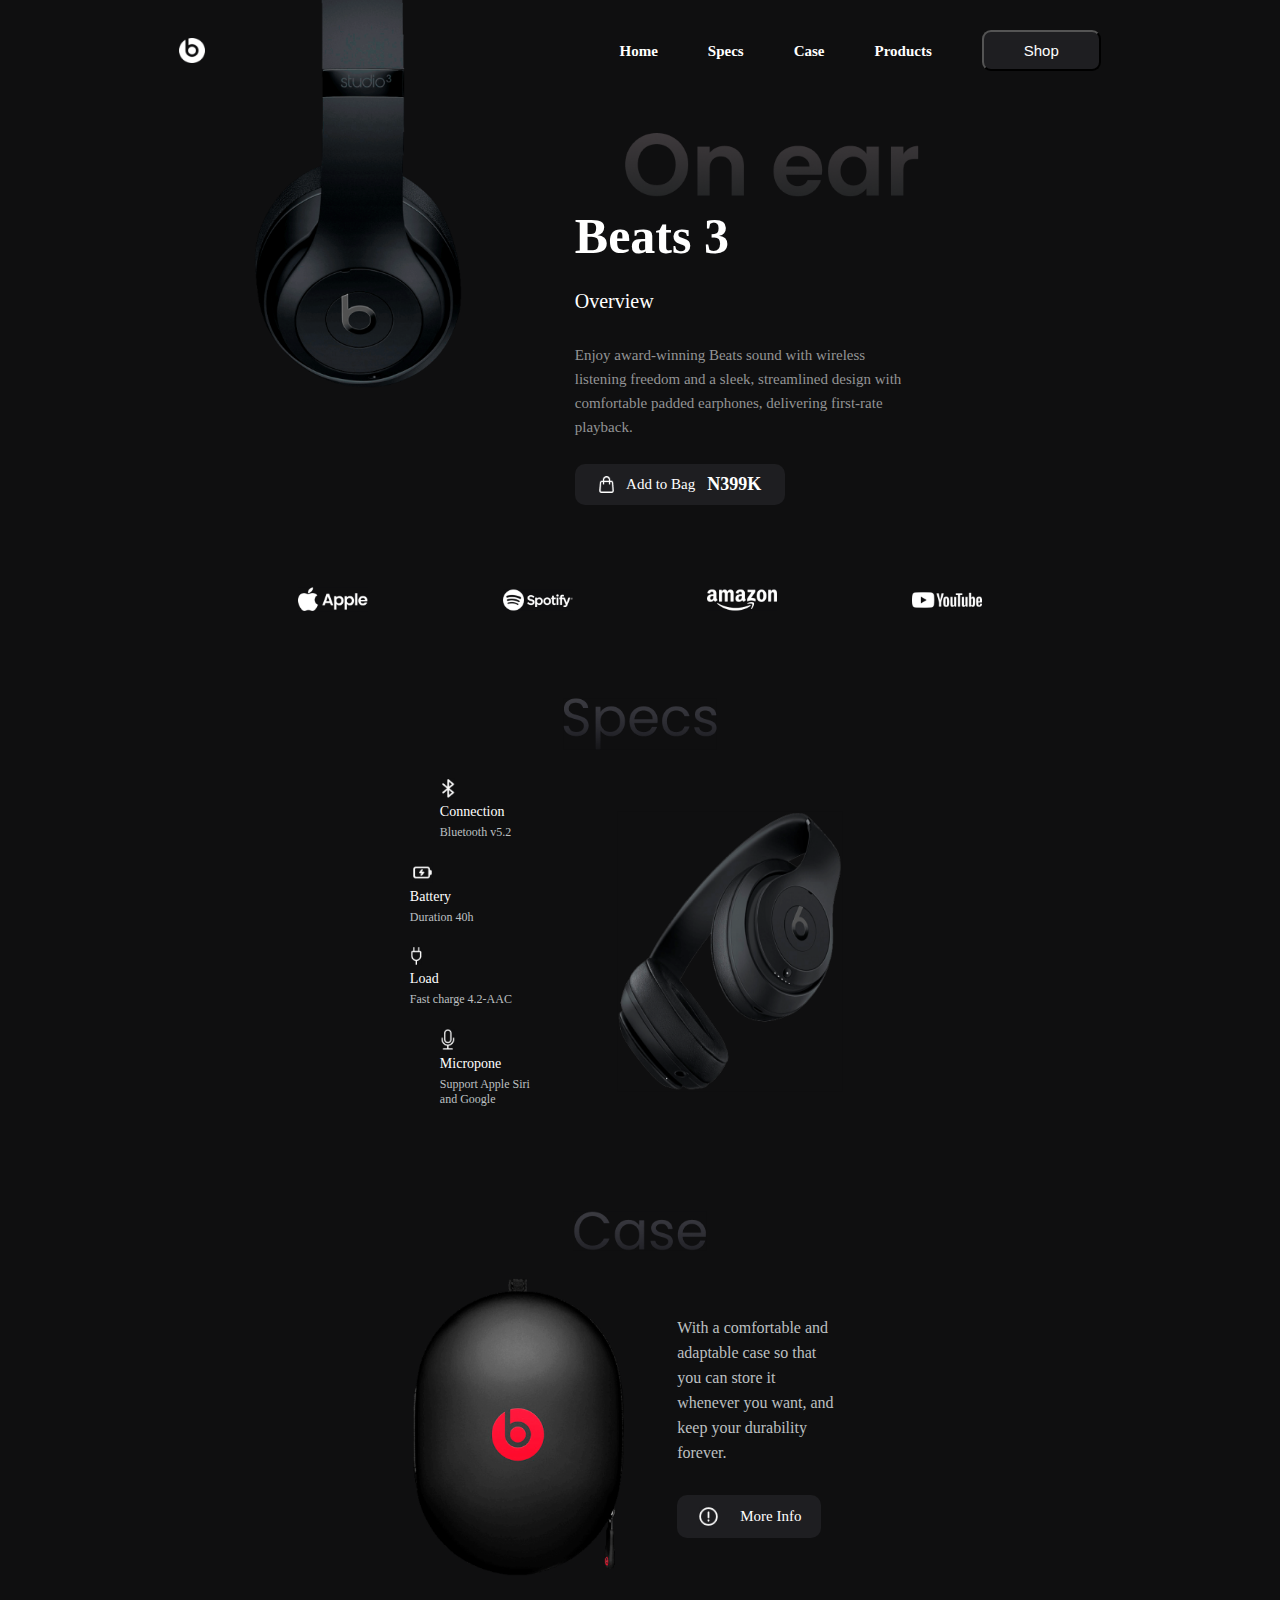
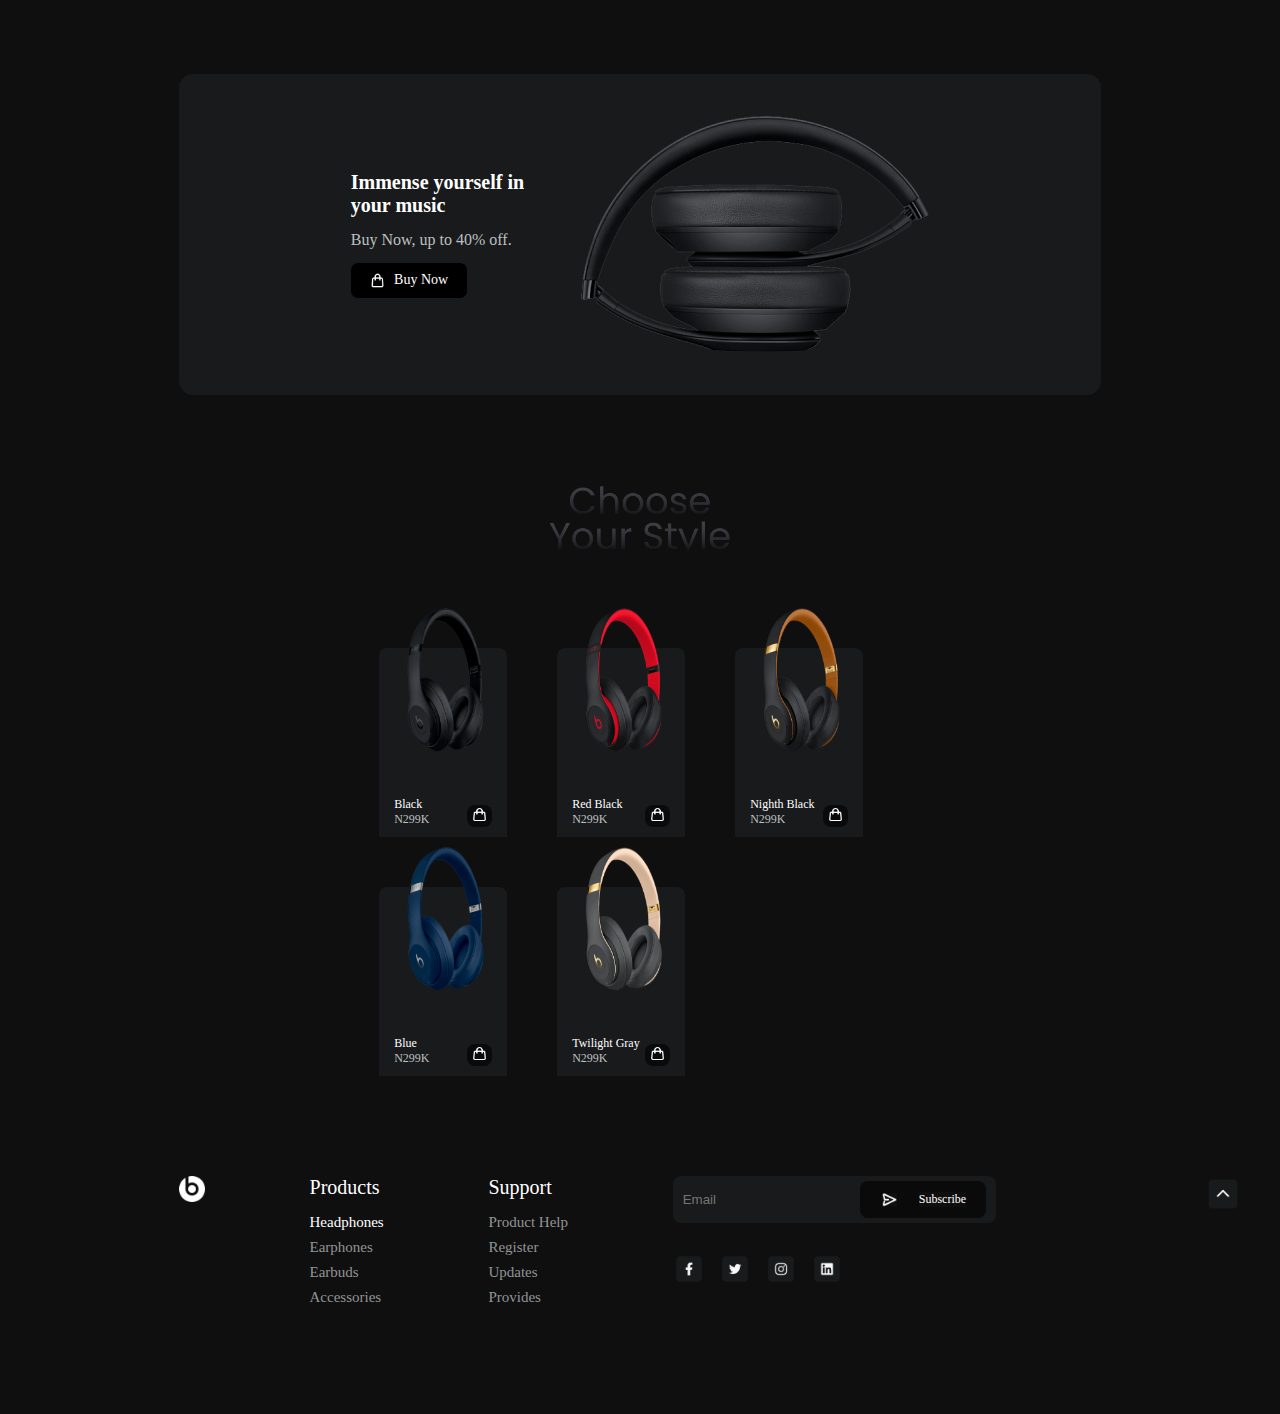
<file: Project 6/Beat/index.html>
<!DOCTYPE html>
<html lang="en">

<head>
    <meta charset="UTF-8">
    <meta name="viewport" content="width=device-width, initial-scale=1.0">
    <link rel="stylesheet" href="./style.css">
    <title>Beats Landing Page</title>
</head>

<body>
    <nav>
        <img src="./Photos/beatsLogo.png" alt="beatsLogo">
        <div>
            <ul>
                <li><a href="">Home</a></li>
                <li><a href="">Specs</a></li>
                <li><a href="">Case</a></li>
                <li><a href="">Products</a></li>
            </ul>
            <button>Shop</button>
        </div>
    </nav>
    <main>
        <img src="./Photos/mainImage.png" alt="mainImage">
        <div class="main_onear">
            <img src="./Photos/onEar.png" alt="onEar">
            <h1>Beats 3</h1>
            <h4>Overview</h5>
                <p class="Enjoy">Enjoy award-winning Beats sound with wireless listening freedom and a sleek,
                    streamlined design with
                    comfortable padded earphones, delivering first-rate playback.
                </p>
                <div class="shoppingBag">
                    <img src="./Icons/shoppingBag.png" alt="shoppingBag">
                    <p>Add to Bag</p>
                    <span>N399K</span>
                </div>
        </div>
    </main>
    <section class="loges">
        <img src="./Photos/appleLogo.png" alt="appleLogo">
        <img src="./Photos/spotifyLogo.png" alt="spotifyLogo">
        <img src="./Photos/amazonLogo.png" alt="amazonLogo">
        <img src="./Photos/youtubeLogo.png" alt="youtubeLogo">
    </section>

    <section class="specs">
        <img src="./Icons/specsLogo.png" alt="specsLogo" class="specsLogo">
        <div class="funcation">
            <div class="funcation_list">
                <div>
                    <img src="./Icons/bluetooth.png" alt="bluetooth">
                    <p>Connection</p>
                    <p>Bluetooth v5.2</p>
                </div>
                <div>
                    <img src="./Icons/battery.png" alt="battery">
                    <p>Battery</p>
                    <p>Duration 40h</p>
                </div>
                <div>
                    <img src="./Icons/charger.png" alt="charger">
                    <p>Load</p>
                    <p>Fast charge 4.2-AAC</p>
                </div>
                <div>
                    <img src="./Icons/mic.png" alt="mic">
                    <p>Micropone</p>
                    <p>Support Apple Siri and Google</p>
                </div>
            </div>

            <img src="./Photos/specsImage.png" alt="specsImage">
        </div>
    </section>

    <section class="case">
        <img src="./Icons/caseLogo.png" alt="caseLogo" class="caseLogo">
        <div class="case_list">

            <img src="./Photos/caseImage.png" alt="caseImage">

            <div class="group">

                <p>With a comfortable and adaptable case so that you can store it whenever you want, and keep your
                    durability forever.
                </p>

                <p><img src="./Icons/group.png" alt="group">
                    More Info
                </p>
            </div>
        </div>
        <div class="shopping">
            <div>
                <h3>Immense yourself in your music</h3>
                <p>Buy Now, up to 40% off.</p>
                <div>
                    <img src="./Icons/shoppingBag.png" alt="shoppingBag">
                    <p>Buy Now</p>
                </div>
            </div>
            <img src="./Photos/buyNowSectionImage.png" alt="buyNowSectionImage">
        </div>
    </section>


    <section class="Product">
        <div class="product-logo">
            <img src="./Icons/productLogo.png" alt="productLogo">
        </div>
        <div class="product_div">
            <div class="product_item">
                <img src="./Photos/black.png" alt="black" class="product-img">
                <div class="product_info">
                    <p>Black <br />
                        <span>N299K</span>
                    </p>
                    <div class="shpBag">
                        <img src="./Icons/shoppingBag.png" alt="shoppingBag">
                    </div>
                </div>
            </div>

            <div class="product_item">
                <img src="./Photos/redBlack.png" alt="redBlack" class="product-img">
                <div class="product_info">
                    <p>Red Black <br />
                        <span>N299K</span>
                    </p>
                    <div class="shpBag">
                        <img src="./Icons/shoppingBag.png" alt="shoppingBag">
                    </div>
                </div>
            </div>
            <div class="product_item">
                <img src="./Photos/nightBlack.png" alt="nightBlack" class="product-img">
                <div class="product_info">
                    <p>Nighth Black <br />
                        <span>N299K</span>
                    </p>
                    <div class="shpBag">
                        <img src="./Icons/shoppingBag.png" alt="shoppingBag">
                    </div>
                </div>
            </div>
            <div class="product_item">
                <img src="./Photos/blue.png" alt="blue" class="product-img">
                <div class="product_info">
                    <p>Blue <br />
                        <span>N299K</span>
                    </p>
                    <div class="shpBag">
                        <img src="./Icons/shoppingBag.png" alt="shoppingBag">
                    </div>
                </div>
            </div>
            <div class="product_item">
                <img src="./Photos/twilightGray.png" alt="twilightGray" class="product-img">
                <div class="product_info">
                    <p>Twilight Gray <br />
                        <span>N299K</span>
                    </p>
                    <div class="shpBag">
                        <img src="./Icons/shoppingBag.png" alt="shoppingBag">
                    </div>
                </div>
            </div>
        </div>
    </section>


    <footer>

        <div>
            <img class="footer-logo" src="./Photos/beatsLogo.png" alt="beatsLogo">
        </div>

        <div>
            <ul>
                <li><a href="">Products</a></li>
                <li><a href="">Headphones</a></li>
                <li><a href=""></a>Earphones</li>
                <li><a href=""></a>Earbuds</li>
                <li><a href=""></a>Accessories</li>
            </ul>
        </div>
        <div>
            <ul>
                <li><a href="">Support</a></li>
                <li><a href=""></a>Product Help</li>
                <li><a href=""></a>Register</li>
                <li><a href=""></a>Updates</li>
                <li><a href=""></a>Provides</li>
            </ul>
        </div>

        <div class="social_media">

            <div>
                <input type="email" placeholder="Email">
                <div class="subscribe">
                    <img src="./Icons/rightArrow.png" alt="rightArrow">
                    <p>Subscribe</p>
                </div>
            </div>

            <div>
                <img src="./Icons/facebook.png" alt="facebook" class="media_social">
                <img src="./Icons/twitter.png" alt="twitter" class="media_social">
                <img src="./Icons/instagram.png" alt="instagram" class="media_social">
                <img src="./Icons/linkedin.png" alt="linkedin" class="media_social">
            </div>
        </div>

        <div>
            <img src="./Icons/upArrow.png" alt="upArrow" class="up_Arrow">
        </div>
    </footer>

</body>

</html>
</file>
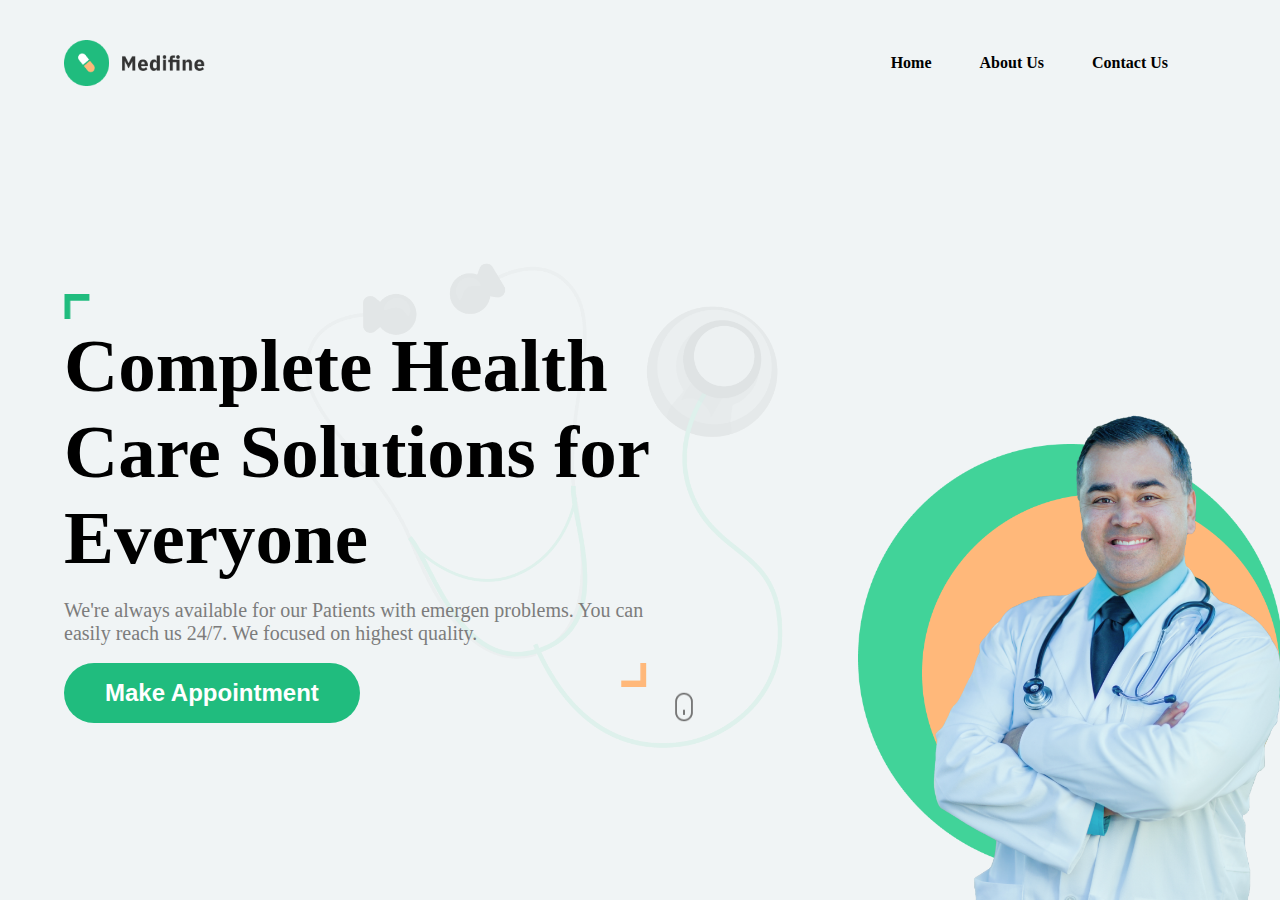
<file: Project 6/Multi-Page Website/index.html>
<!DOCTYPE html>
<html lang="en">

<head>
    <meta charset="UTF-8">
    <meta name="viewport" content="width=device-width, initial-scale=1.0">
    <link rel="stylesheet" href="style.css">
    <title>Hospital Page</title>
</head>

<body>
    <nav>
        <img src="../Multi-Page Website/images/logo.png" alt="logo">
        <ul>
            <li> <a href="./index.html">Home</a></li>
            <li><a href="./About/about.html">About Us</a></li>
            <li><a href="./Contact/contact.html">Contact Us</a></li>
        </ul>
    </nav>
    <main>
        <section class="leftSection">
            <img src="../Multi-Page Website/images/topAngle.png" alt="topAngle">
            <h1>Complete Health Care Solutions for Everyone</h1>
            <p>We're always available for our Patients with emergen problems. You can easily reach us 24/7. We focused
                on highest quality.
            </p>
            <img src="../Multi-Page Website/images/bottomAngle.png" alt="bottomAngle">
            <img src="../Multi-Page Website/images/stethoscope.png" alt="stethoscope">
            <button>Make Appointment</button>
            <img src="../Multi-Page Website/images/mouse.png" alt="mouse">
        </section>
        <section class="rightSection">
            <img src="../Multi-Page Website/images/greenBox.png" alt="greenBox">
            <img src="../Multi-Page Website/images/yellowBox.png" alt="yellowBox">
            <img src="../Multi-Page Website/images/doctor.png" alt="doctor">
        </section>
    </main>
</body>

</html>
</file>
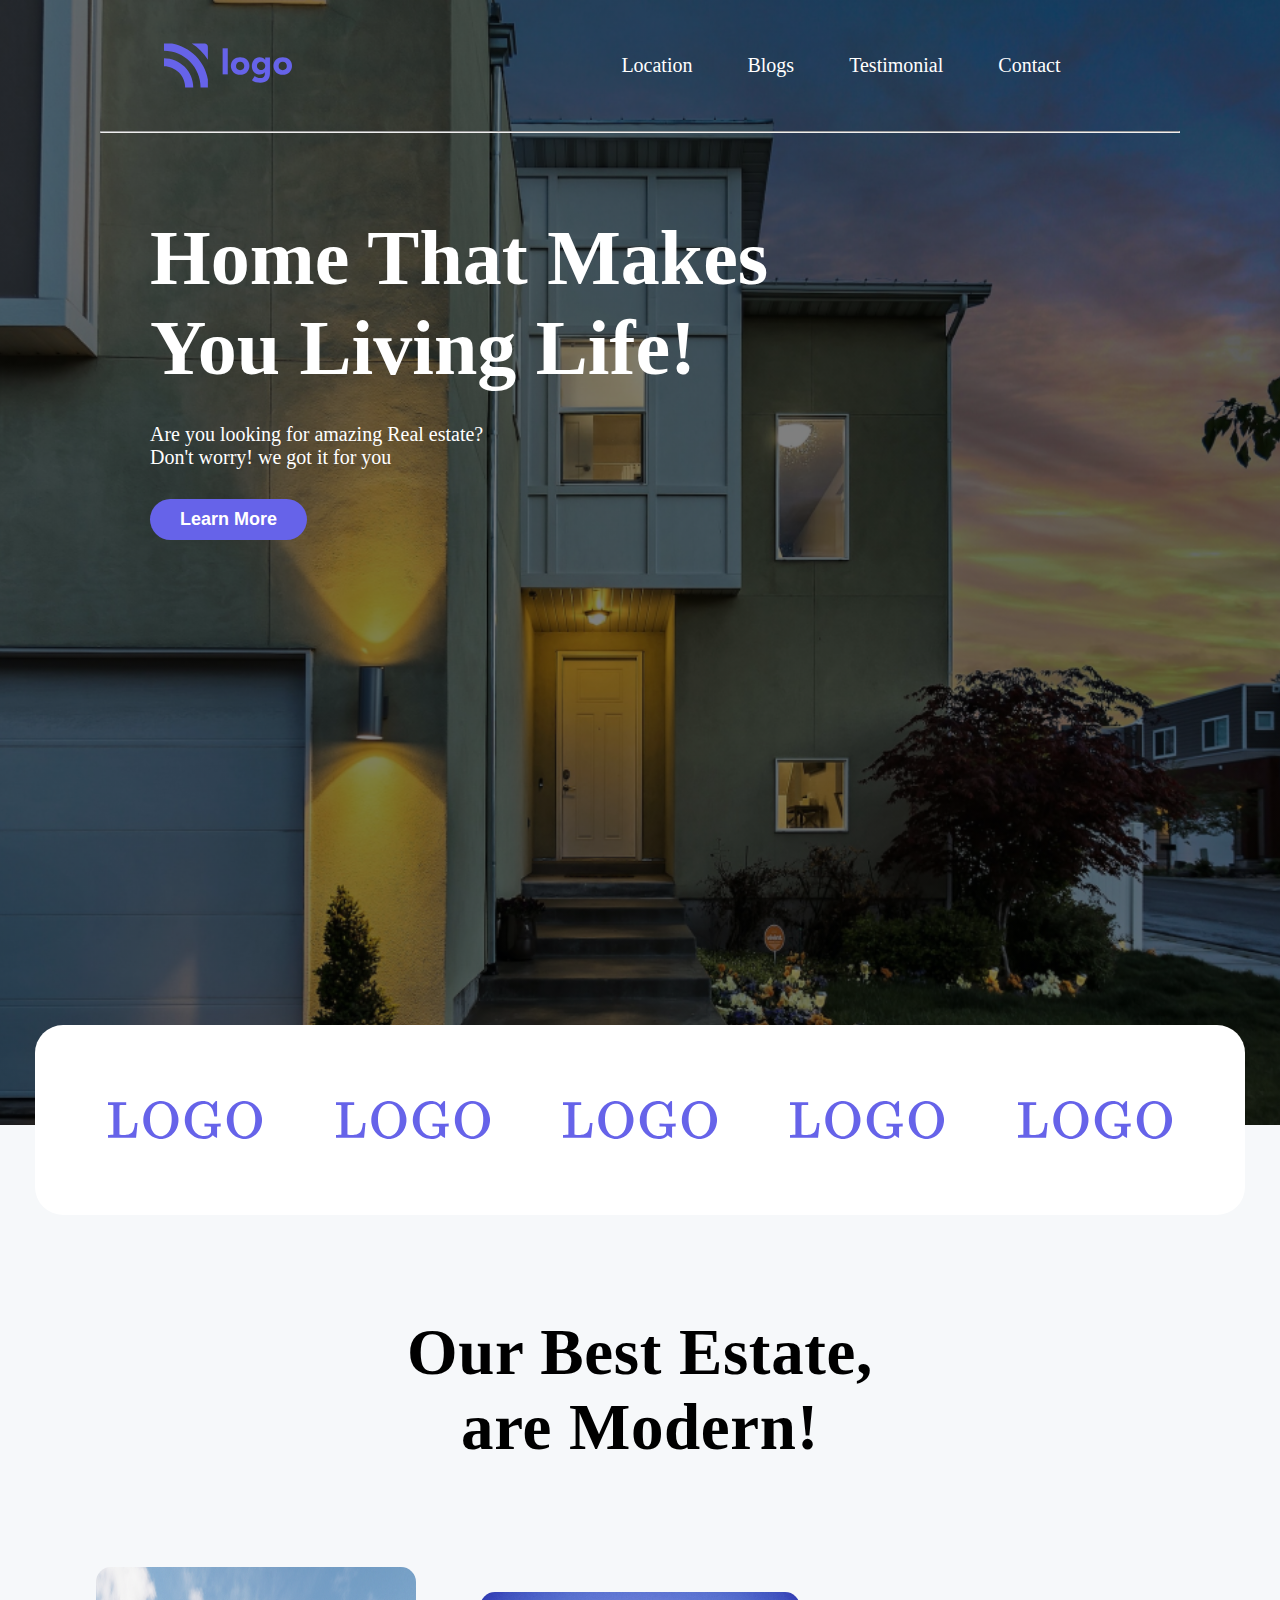
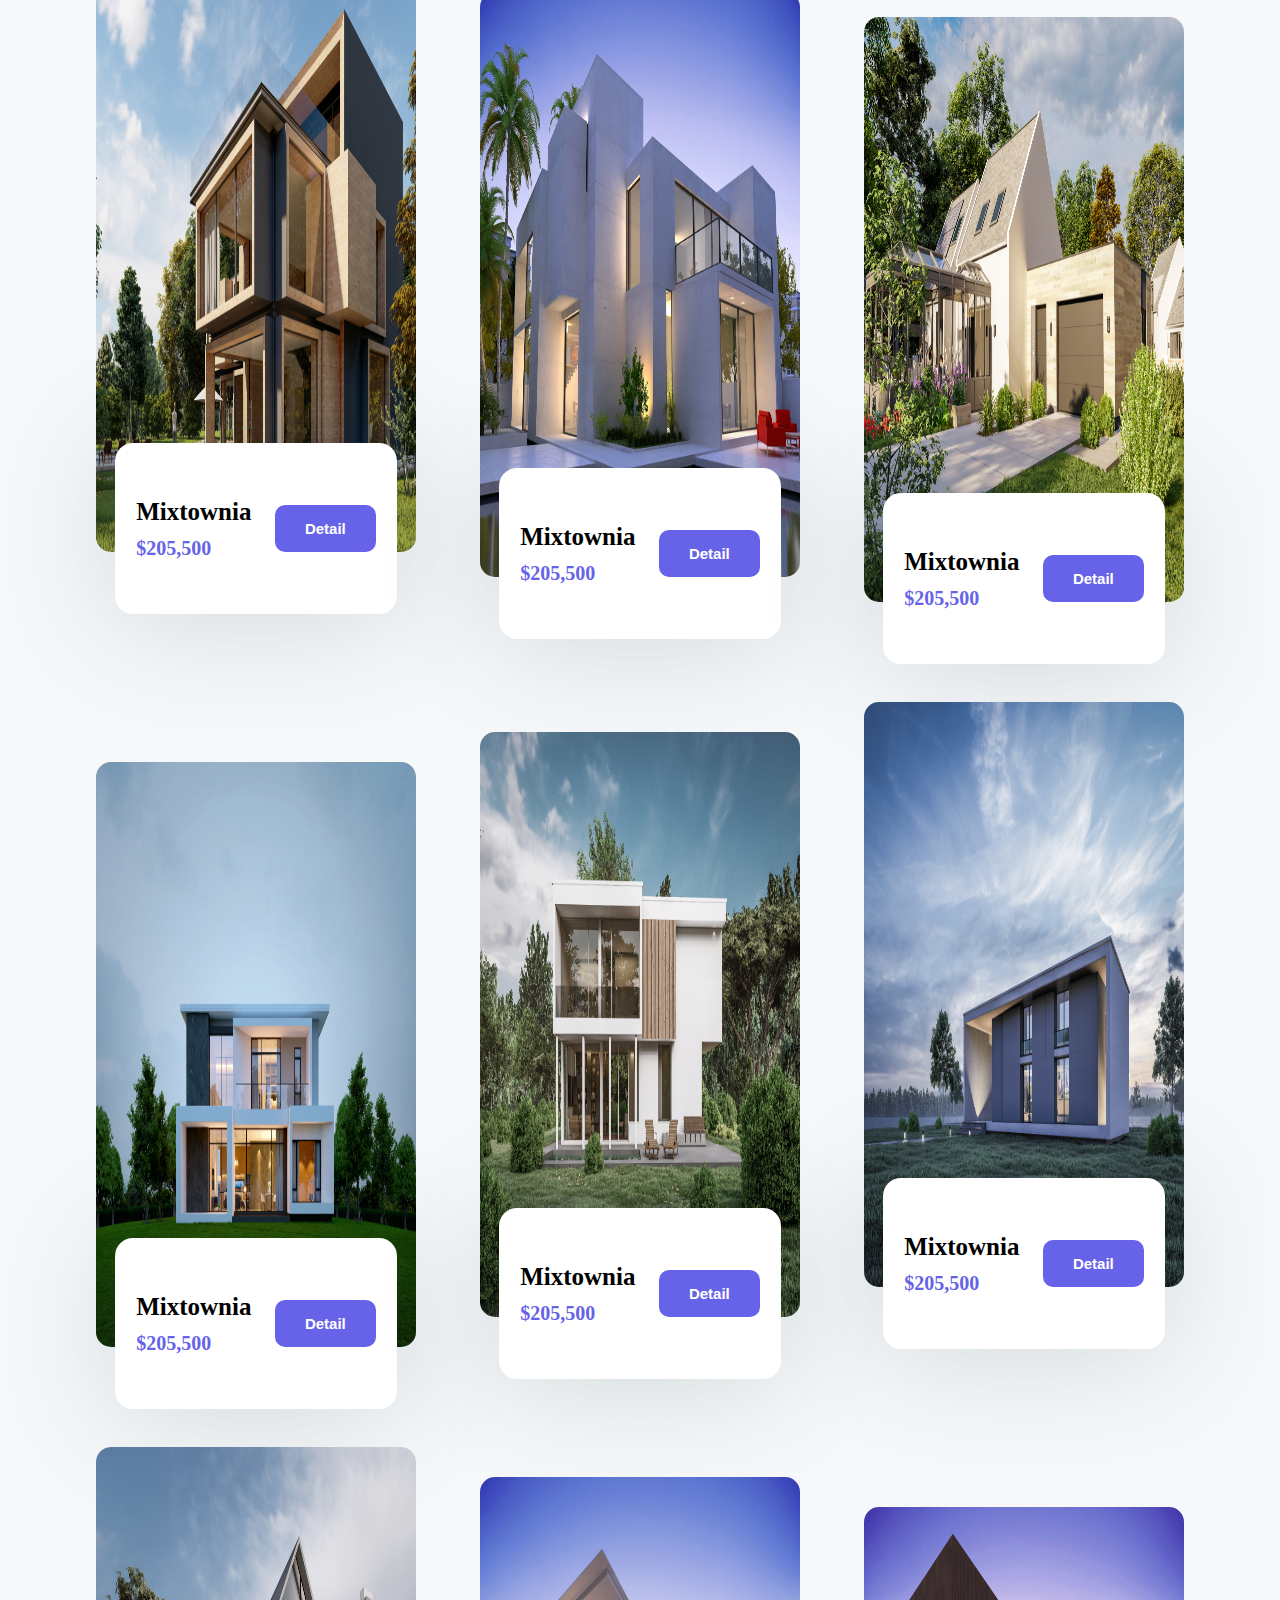
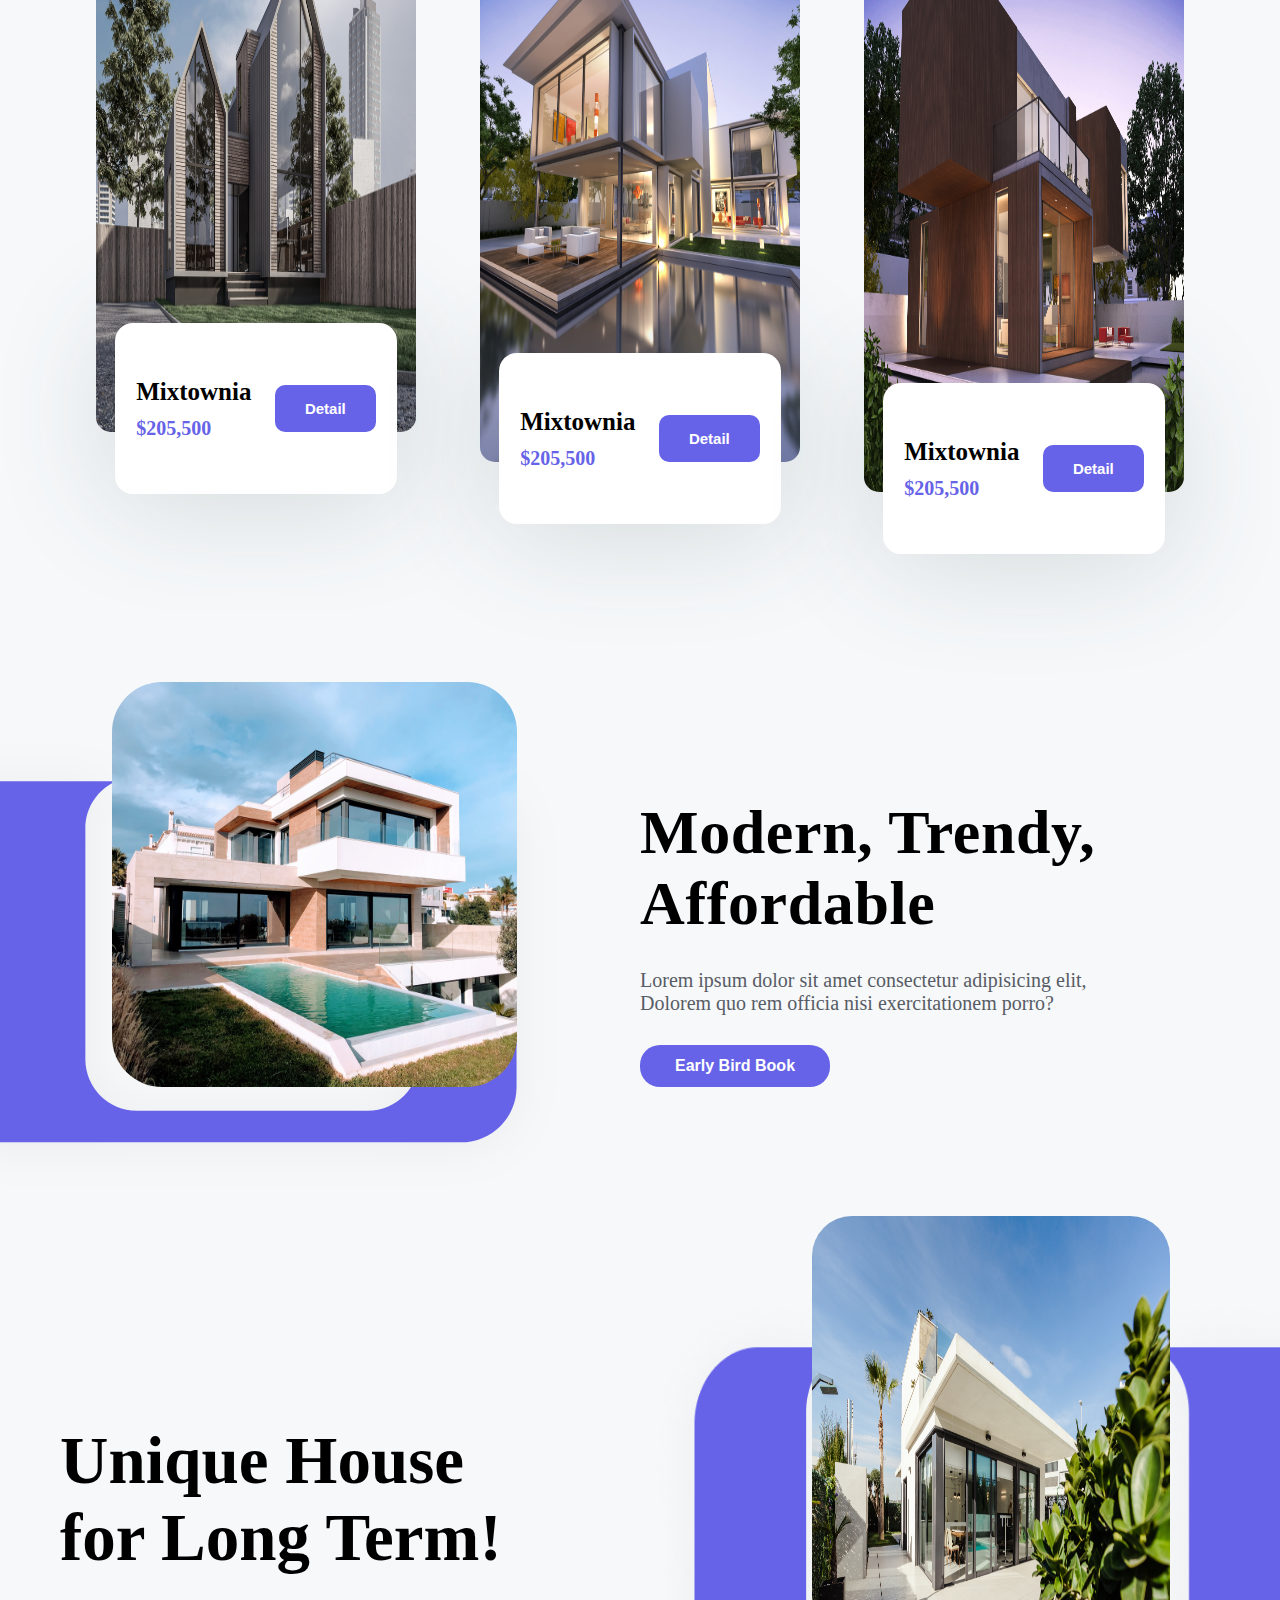
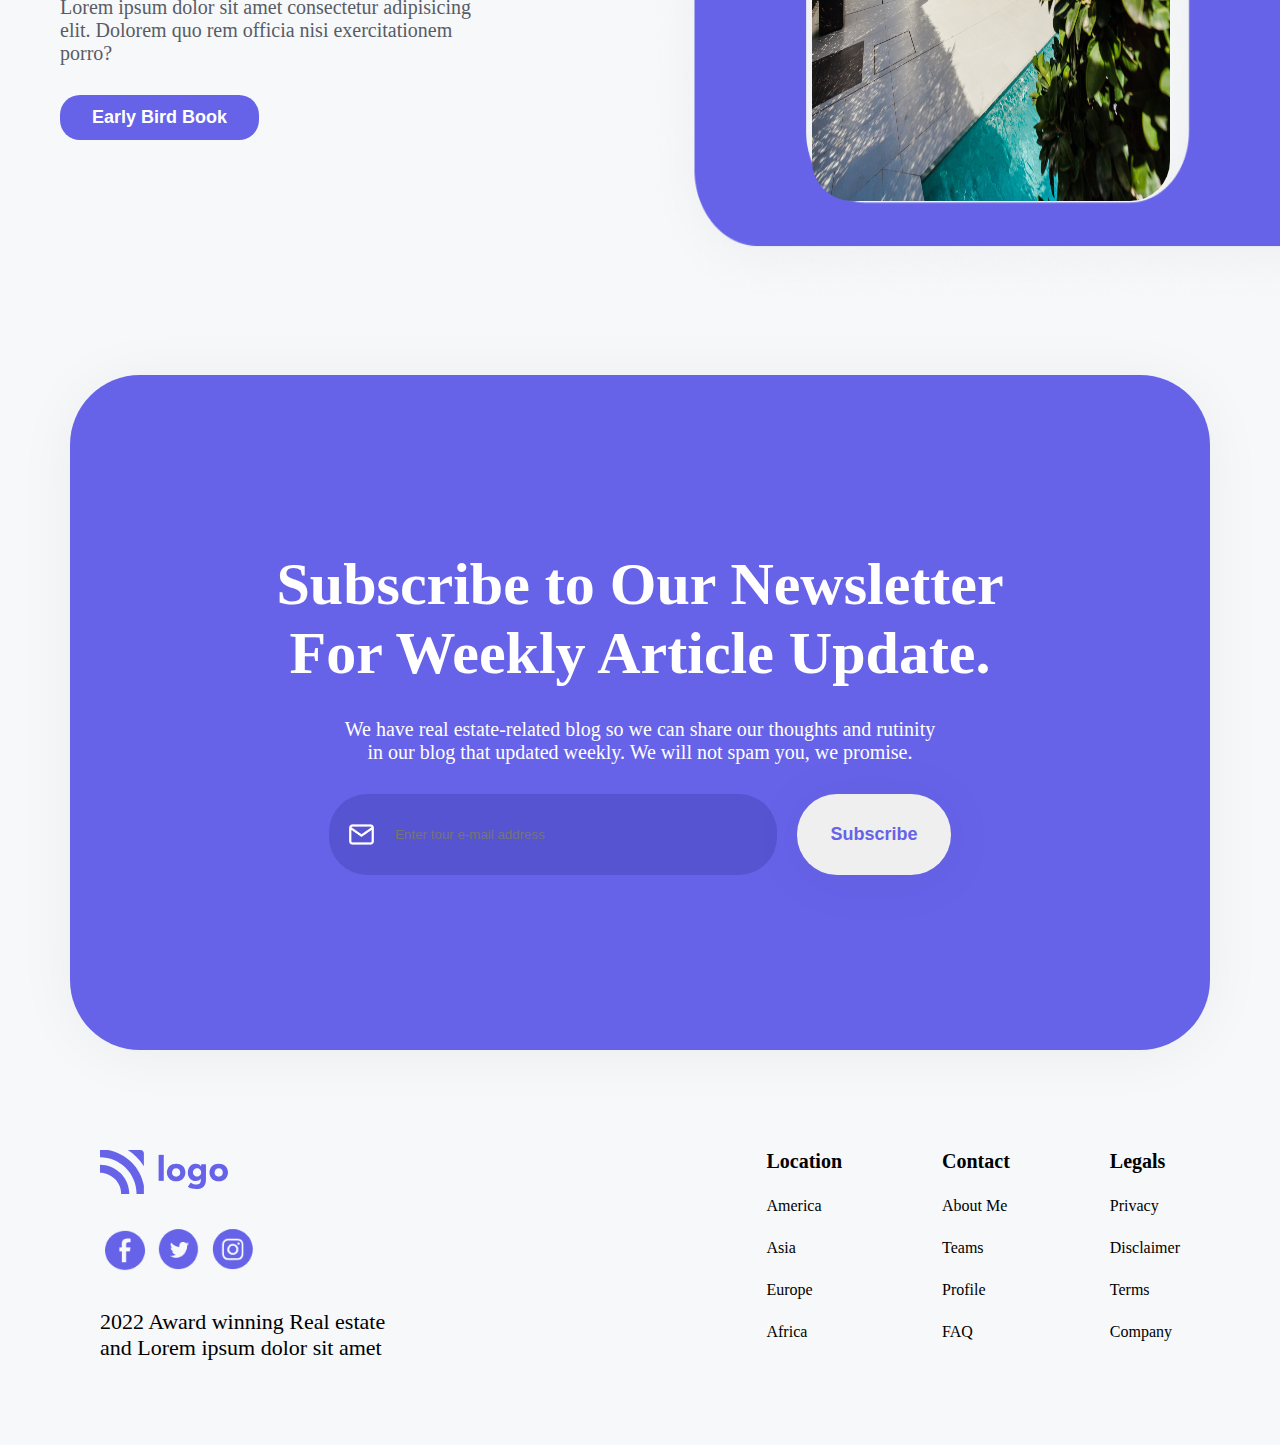
<file: Project 6/Real State/index.html>
<!DOCTYPE html>
<html lang="en">

<head>
    <meta charset="UTF-8">
    <meta name="viewport" content="width=device-width, initial-scale=1.0">
    <link rel="stylesheet" href="./style.css">
    <title>Real State</title>
</head>

<body>
    <header>
        <nav>
            <img src="./Icons/Logo.svg" alt="logo">
            <ul>
                <li><a href="">Location</a></li>
                <li><a href="">Blogs</a></li>
                <li><a href="">Testimonial</a></li>
                <li><a href="">Contact</a></li>
            </ul>
        </nav>
        <hr />
        <div>
            <h1>Home That Makes <br />You Living Life!</h1>
            <p>Are you looking for amazing Real estate? Don't worry! we got it for you</p>
            <button>Learn More</button>
        </div>
    </header>

    <section class="logoName">
        <img src="./Icons/logoName.svg" alt="logoName">
        <img src="./Icons/logoName.svg" alt="logoName">
        <img src="./Icons/logoName.svg" alt="logoName">
        <img src="./Icons/logoName.svg" alt="logoName">
        <img src="./Icons/logoName.svg" alt="logoName">
    </section>

    <section class="card">
        <h1>Our Best Estate,<br />are Modern!</h1>

        <div class="card_images">

            <div class="card_box">
                <img src="./Photos/cardImage1.png" alt="cardImage1">

                <div class="card_smallbox">
                    <div>
                        <h3>Mixtownia</h3>
                        <p>$205,500</p>
                    </div>
                    <button>Detail</button>
                </div>
            </div>

            <div class="card_box">
                <img src="./Photos/cardImage2.png" alt="cardImage2">
                <div class="card_smallbox">
                    <div>
                        <h3>Mixtownia</h3>
                        <p>$205,500</p>
                    </div>
                    <button>Detail</button>
                </div>
            </div>

            <div class="card_box">
                <img src="./Photos/cardImage3.png" alt="cardImage3">
                <div class="card_smallbox">
                    <div>
                        <h3>Mixtownia</h3>
                        <p>$205,500</p>
                    </div>
                    <button>Detail</button>
                </div>
            </div>

            <div class="card_box">
                <img src="./Photos/cardImage4.png" alt="cardImage4">
                <div class="card_smallbox">
                    <div>
                        <h3>Mixtownia</h3>
                        <p>$205,500</p>
                    </div>
                    <button>Detail</button>
                </div>
            </div>

            <div class="card_box">
                <img src="./Photos/cardImage5.png" alt="cardImage5">
                <div class="card_smallbox">
                    <div>
                        <h3>Mixtownia</h3>
                        <p>$205,500</p>
                    </div>
                    <button>Detail</button>
                </div>
            </div>

            <div class="card_box">
                <img src="./Photos/cardImage6.png" alt="cardImage6">
                <div class="card_smallbox">
                    <div>
                        <h3>Mixtownia</h3>
                        <p>$205,500</p>
                    </div>
                    <button>Detail</button>
                </div>
            </div>

            <div class="card_box">
                <img src="./Photos/cardImage7.png" alt="cardImage7">
                <div class="card_smallbox">
                    <div>
                        <h3>Mixtownia</h3>
                        <p>$205,500</p>
                    </div>
                    <button>Detail</button>
                </div>
            </div>

            <div class="card_box">
                <img src="./Photos/cardImage8.png" alt="cardImage8">
                <div class="card_smallbox">
                    <div>
                        <h3>Mixtownia</h3>
                        <p>$205,500</p>
                    </div>
                    <button>Detail</button>
                </div>
            </div>

            <div class="card_box">
                <img src="./Photos/cardImage9.png" alt="cardImage9">
                <div class="card_smallbox">
                    <div>
                        <h3>Mixtownia</h3>
                        <p>$205,500</p>
                    </div>
                    <button>Detail</button>
                </div>
            </div>

        </div>
    </section>

    <section class="feature_1">
        <div>
            <img src="./Icons/featureImageBg1.svg" alt="featureImageBg1">
            <img src="./Photos/featuresImage1.png" alt="featuresImage1">
        </div>

        <div>
            <h1>Modern, Trendy, Affordable</h1>
            <p>
                Lorem ipsum dolor sit amet consectetur adipisicing elit, Dolorem quo 
                rem officia nisi exercitationem porro?
            </p>
            <button>Early Bird Book</button>
        </div>
    </section>

    <section class="feature_2">
        <div>
            <h1>Unique House for Long Term!</h1>
            <p>Lorem ipsum dolor sit amet consectetur adipisicing elit. Dolorem quo 
                rem officia nisi exercitationem porro?</p>
            <button>Early Bird Book</button>
        </div>

        <div>
            <img src="./Icons/featureImageBg2.png" alt="featureImageBg2">
            <img src="./Photos/featuresImage2.png" alt="featuresImage2">
        </div>
    </section>

    <section class="Subscribe">
        <h1>Subscribe to Our Newsletter
            For Weekly Article Update.
        </h1>
        <p>We have real estate-related blog so we can share our thoughts and rutinity in our blog that updated
            weekly. We will not spam you, we promise.
        </p>
        <form>
            <div>
                <img src="./Icons/mail.png" alt="mail">
                <input type="text" placeholder="Enter tour e-mail address">
            </div>
            <button>Subscribe</button>
        </form>
    </section>
    <footer>
        <div class="social">
            <img src="./Icons/Logo.svg" alt="icons">
            <div class="social_1">
                <img src="./Icons/facebook.png" alt="facebook">
                <img src="./Icons/twitter.png" alt="twitter">
                <img src="./Icons/instagram.png" alt="instagram">
            </div>
            <p>2022 Award winning Real estate and Lorem ipsum dolor sit amet</p>
        </div>

        <div class="footer_link">
            <div class="footer_link_Location">
                <ul>
                    <li><a href="">Location</a></li>
                    <li><a href="">America</a></li>
                    <li><a href="">Asia</a></li>
                    <li><a href="">Europe</a></li>
                    <li><a href="">Africa</a></li>
                </ul>
            </div>

            <div class="footer_link_Location">
                <ul>
                    <li><a href="">Contact</a></li>
                    <li><a href="">About Me</a></li>
                    <li><a href="">Teams</a></li>
                    <li><a href="">Profile</a></li>
                    <li><a href="">FAQ</a></li>
                </ul>
            </div>

            <div class="footer_link_Location">
                <ul>
                    <li><a href="">Legals</a></li>
                    <li><a href="">Privacy</a></li>
                    <li><a href="">Disclaimer</a></li>
                    <li><a href="">Terms</a></li>
                    <li><a href="">Company</a></li>
                </ul>
            </div>
        </div>
    </footer>
</body>

</html>
</file>
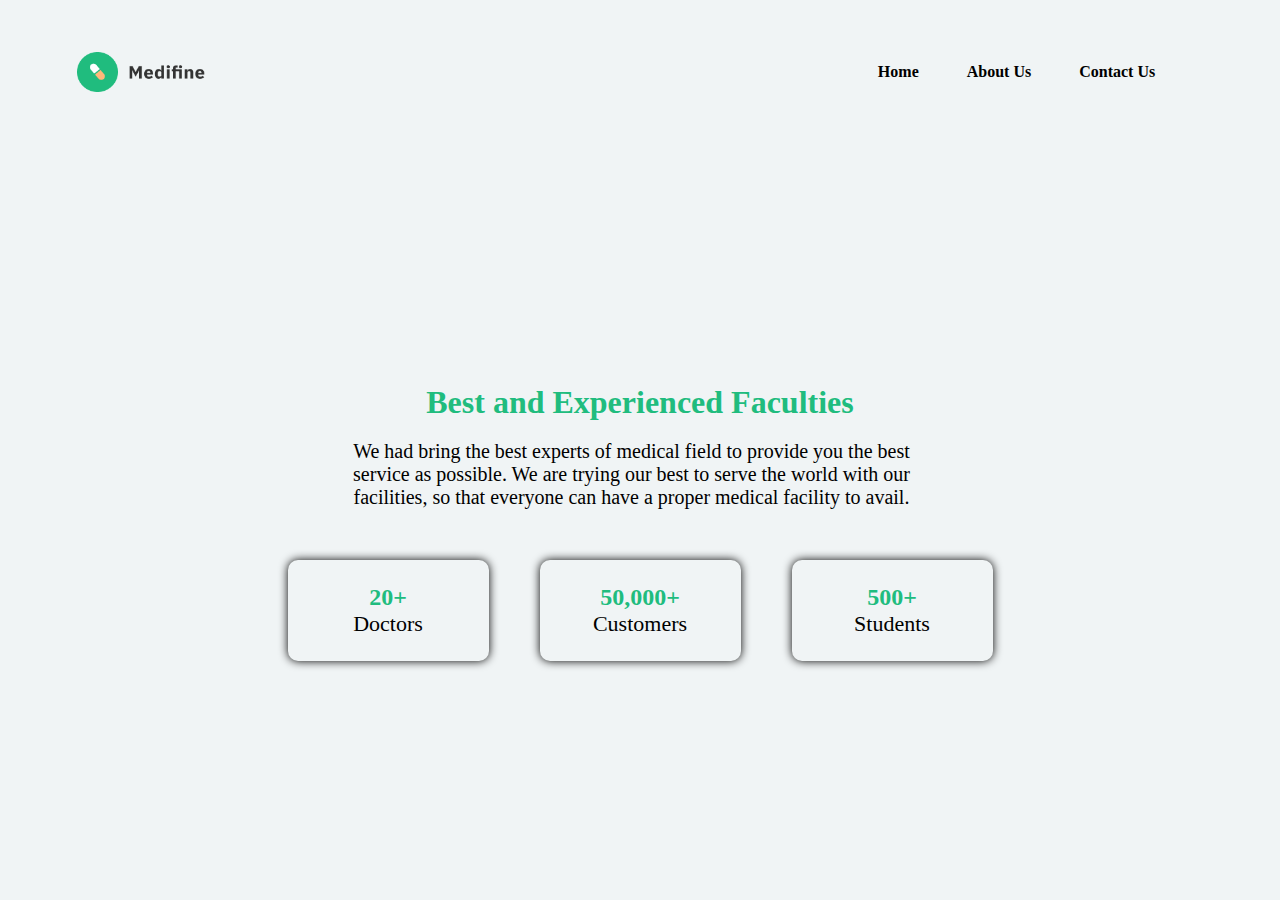
<file: Project 6/Multi-Page Website/About/about.html>
<!DOCTYPE html>
<html lang="en">

<head>
    <meta charset="UTF-8">
    <meta name="viewport" content="width=device-width, initial-scale=1.0">
    <link rel="stylesheet" href="./about.css">
    <title>Hospital About</title>
</head>

<body>
    <nav>
        <img src="../images/logo.png" alt="logo">
        <ul>
            <li><a href="">Home</a></li>
            <li><a href="">About Us</a></li>
            <li><a href="">Contact Us</a></li>
        </ul>
    </nav>
    <main>
        <div class="Description">
            <h1>Best and Experienced Faculties</h1>
            <p>We had bring the best experts of medical field to provide you the best service as possible. We are trying
                our best to serve the world with our facilities, so that everyone can have a proper medical facility to
                avail.
            </p>
        </div>

        <div class="achievement">
            <div class="achievement_Card">
                <span>20+</span>
                <p>Doctors</p>
            </div>

            <div class="achievement_Card">
                <span>50,000+</span>
                <p>Customers</p>
            </div>

            <div class="achievement_Card">
                <span>500+</span>
                <p>Students</p>
            </div>
        </div>
    </main>
</body>

</html>
</file>
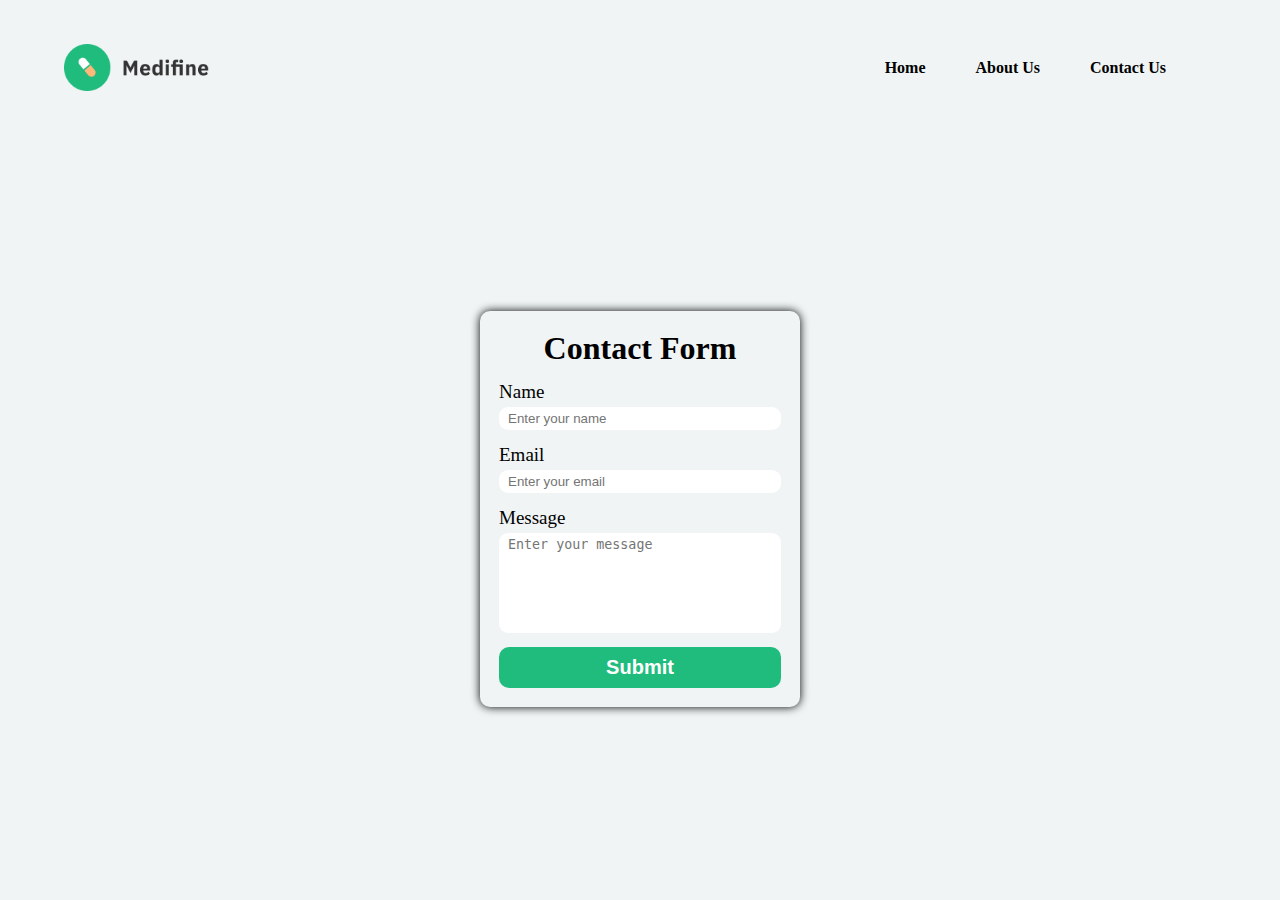
<file: Project 6/Multi-Page Website/Contact/contact.html>
<!-- Hasan -->
<!DOCTYPE html>
<html lang="en">

<head>
    <meta charset="UTF-8">
    <meta name="viewport" content="width=device-width, initial-scale=1.0">
    <link rel="stylesheet" href="./style.css">
    <title>Hospital Contact</title>
</head>

<body>
    <nav class="home">

        <img src="../images/logo.png" alt="logo">
        <a href="/"></a>

        <ul>
            <li><a href="">Home</a></li>
            <li><a href="">About Us</a></li>
            <li><a href="">Contact Us</a></li>
        </ul>

    </nav>
    <main>
        <form>
            <h1>Contact Form</h1>
            <div>
                <label>Name</label>
                <input type="text" placeholder="Enter your name">
            </div>
            <div>
                <label>Email</label>
                <input type="text" placeholder="Enter your email">
            </div>
            <div>
                <label>Message</label>
                <textarea placeholder="Enter your message"></textarea>
            </div>
            <button>Submit</button>
        </form>
    </main>
</body>

</html>
</file>
<file: Project 6/Beat/style.css>
* {
    margin: 0;
    padding: 0;
    outline: 0;
    box-sizing: border-box;
    background: #0f0f10;
    color: #ffffff;
}

body {
    margin: 0 14vw;
}

nav {
    display: flex;
    justify-content: space-between;
    align-items: center;
    width: 100%;
    padding: 30px 0;
}

nav div {
    display: flex;
    align-items: center;
}

nav ul {
    display: flex;
}

nav li {
    list-style: none;
    margin-right: 50px;
}

nav a {
    text-decoration: none;
    font-size: 15px;
    font-weight: bold;
}

img[alt="beatsLogo"] {
    width: 2vw;
}

nav button {
    padding: 10px 40px;
    border-radius: 9px;
    background: #1e1e21;
    font-size: 15px;
    font-weight: 300;
}

main {
    display: flex;
    align-items: flex-start;
    margin-top: 32px;
    position: relative;
}

.main_onear {
    display: flex;
    flex-direction: column;
    margin-left: 178px;
}

img[alt="onEar"] {
    width: 23vw;
    margin-left: 50px;
}

img[alt="mainImage"] {
    width: 17vw;
    position: relative;
    top: -250px;
    left: 70px
}

.main_onear div {
    display: flex;
}

main h1 {
    font-size: 50PX;
    margin-top: 10PX;
    font-weight: 600;
}

main h4 {
    font-size: 20px;
    margin-top: 25px;
    font-weight: 500;
}

.Enjoy {
    margin-top: 30px;
    font-size: 15px;
    color: #939495;
    width: 65%;
    line-height: 24px;
    font-weight: 300;
}

.shoppingBag {
    margin-top: 25px;
    display: flex;
    justify-content: space-between;
    background: #1e1e21;
    width: 40%;
    padding: 10px 24px;
    border-radius: 10px;
    align-items: center;
}

img[alt="shoppingBag"] {
    background-color: transparent;
    width: 1.2vw;
}

.shoppingBag p {
    background-color: transparent;
    font-size: 15PX;
}

.shoppingBag span {
    background-color: transparent;
    font-size: 18px;
    font-weight: bold
}

.loges {
    display: flex;
    justify-content: space-around;
    align-items: center;
    top: -60px;
    position: relative;
    padding: 0 52px;
    margin-bottom: 15px;
}

.loges img {
    scale: 0.7;
}

.specs {
    display: flex;
    flex-direction: column;
    align-items: center;
    margin-bottom: 80px;
}

img[alt="specsLogo"] {
    width: 15vw;
    scale: 0.8;
    margin-bottom: 20px;
}

img[alt="specsImage"] {
    width: 22vw;
}

.funcation {
    display: flex;
}

.funcation img {
    scale: 0.8;
}

.funcation_list div {
    margin-bottom: 20px;
}

.funcation_list div img {
    scale: 0.8;
}

.funcation_list div p {
    font-size: 14px;
}

.funcation_list div p:last-child {
    color: #bdc0c2;
    font-size: 12px;
    margin-top: 5px;
    width: 70%;
}

.funcation_list div:first-child {
    margin-left: 30px;
}

.funcation_list div:last-child {
    margin-left: 30px;
}

.case {
    display: flex;
    flex-direction: column;
    align-items: center;
}

img[alt="caseLogo"] {
    width: 13vw;
    scale: 0.8;
    margin-bottom: 20px;
}

.case_list {
    display: flex;
    align-items: center;
    width: 50%;
    gap: 50px;
}

img[alt="caseImage"] {
    width: 17vw;
}

.group p:first-child {
    font-size: 16px;
    line-height: 25px;
    font-weight: 400;
    color: #bdc0c2;
    width: 85%;
}

.group p:last-child {
    display: flex;
    align-items: center;
    padding: 10px 20px;
    border-radius: 10px;
    background-color: #1e1e21;
    width: fit-content;
    gap: 20px;
    font-size: 15px;
    margin-top: 30px;
}

img[alt="group"] {
    background: #1e1e21;
    scale: 0.8;
}

.shopping {
    display: flex;
    padding: 40px 160px;
    background: #181a1b;
    align-items: center;
    margin-top: 95px;
    border-radius: 14px;
    justify-content: center;
    gap: 48px;
}

.shopping div {
    width: 30%;
    background-color: transparent;
}

.shopping img {
    background-color: transparent;
}

.shopping div h3 {
    font-size: 20px;
    font-weight: 600;
    margin-bottom: 14px;
    background: transparent;
}

.shopping div p {
    color: #bdc0c2;
    font-size: 16px;
    margin-bottom: 14px;
    background: transparent;
}

.shopping div div {
    display: flex;
    align-items: center;
    width: fit-content;
    background-color: #000000;
    border-radius: 7px;
    padding: 9px 19px;
}

.shopping div div img {
    scale: 0.8;
    margin-right: 9px;
}

.shopping div div p {
    margin-bottom: 0;
    font-size: 14px;
    color: white;
}

img[alt="productLogo"] {
    width: 18vw;
    scale: 0.8;
}

.Product {
    display: flex;
    flex-direction: column;
    margin: 0 150px;
}

.product-logo {
    display: flex;
    flex-direction: column;
    align-items: center;
    margin-bottom: 80px;
    margin-top: 80px;
}

.product_div {
    display: flex;
    align-items: center;
    flex-wrap: wrap;
    gap: 50px;
    padding-left: 50px;
}

.product_item {
    position: relative;
    width: 10vw;
    height: 21vh;
    background-color: #181a1b;
    border-radius: 8px;

}

.product-img {
    width: 6vw;
    height: 16vh;
    position: absolute;
    z-index: 100;
    top: -40px;
    left: 28px;
    background-color: transparent;
}

.product-img,
.product-card p,
.product-card span,
.product-card img,
.product-card div {
    background-color: transparent;
}

.product_info {
    position: absolute;
    bottom: 0;
    width: 100%;
    display: flex;
    align-items: flex-end;
    justify-content: space-between;
    padding: 10px 15px;
    background-color: #181a1b;
}

.product_info p {
    font-size: 12px;
    background-color: #181a1b;

}

.product_info p span {
    color: #bdc0c2;
    background-color: #181a1b;
}

.product_info div {
    background: #0a0a0b;
    border-radius: 8px;
    padding: 2px 6px;
}

.product_info div img {
    width: 13px;
    height: 13px;
    background: #0a0a0b;
}

.shpBag {
    background: transparent;
}

footer {
    display: flex;
    justify-content: space-between;
    margin: 100px 0;
    align-items: flex-start;
    position: relative;
}

.footer-logo {
    scale: 1;
}

footer ul {
    list-style: none;
}

footer ul li:first-child {
    font-size: 20px;
    margin-bottom: 15px;
    color: white;
}

footer ul li a {
    text-decoration: none;
}

footer ul li {
    margin-bottom: 8px;
    font-size: 15px;
    color: #939495;
    list-style: none;
}

.social_media {
    display: flex;
    flex-direction: column;
    gap: 30px;
}

.social_media div:first-child {
    background-color: #181a1b;
    border-radius: 8px;
    padding: 5px 10px;
    display: flex;
}

.social_media div:first-child input {
    border: none;
    background-color: transparent;
}

.subscribe {
    display: flex;
    padding: 10px 20px;
    border-radius: 8px;
    border: none;
    align-items: center;
    background: #0A0A0B;
    gap: 10px;
}

.subscribe img {
    scale: 0.8;
}

.subscribe p {
    font-size: 12px;
}

.social_media div:last-child img {
    margin-right: 10px;
    scale: 0.8;
}

.up_Arrow {
    position: absolute;
    right: -140px;
    scale: 0.8
}
</file>
<file: Project 6/Multi-Page Website/style.css>
* {
    margin: 0;
    padding: 0;
    outline: 0;
    box-sizing: border-box;
}

body {
    background-color: #f0f4f5;
}

nav {
    display: flex;
    justify-content: space-between;
    align-items: center;
    height: 14vh;
    padding: 0 5%;
}

nav img {
    width: 11vw;
}

nav ul {
    display: flex;
    align-items: center;
}

nav li {
    list-style: none;
    margin-right: 48px;
    font-weight: bold;
}

nav a {
    text-decoration: none;
    color: black;
}

main {
    display: flex;
    justify-content: center;
    align-items: center;
    height: 85vh;
}

main section {
    width: 50%;
}

.leftSection {
    margin-left: 5%;
    position: relative;
}

img[alt="topAngle"] {
    width: 2vw;
}

.leftSection h1 {
    font-size: 75px;
}

.leftSection p {
    font-size: 20px;
    color: #7c7c7c;
    margin: 18px 0;
}

img[alt="bottomAngle"] {
    width: 2vw;
    position: absolute;
    right: 25px;
}

button {
    padding: 16px 41px;
    border-radius: 38px;
    background-color: #20bc7e;
    color: white;
    font-size: 24px;
    font-weight: bold;
    border: none;
}

img[alt="stethoscope"] {
    width: 90%;
    position: absolute;
    top: -60px;
    right: -25%;
    z-index: -1;
}

img[alt="mouse"] {
    position: absolute;
    right: -28px;
    bottom: 0;
    width: 32px;
}

img[alt="greenBox"] {
    position: absolute;
    right: 0;
    width: 33%;
    bottom: 28px;
}

img[alt="yellowBox"] {
    position: absolute;
    right: 0;
    width: 28%;
    bottom: 48px;
}

img[alt="doctor"] {
    position: absolute;
    width: 29vw;
    right: 0;
    bottom: 0;
}
</file>
<file: Project 6/Real State/style.css>
*{
    margin: 0;
    padding: 0;
    outline: 0;
    box-sizing: border-box;
}
header{
    background-image: linear-gradient(rgba(0, 0, 0, 0.5), rgba(0, 0, 0, 0.5)),
                        url(./Photos/mainBackground.png);
    background-position: center;
    background-repeat: no-repeat;
    background-size: cover;
    height: 125vh;
    position: relative;
}
body{
    background-color: #f6f8fa;
}
nav{
    display: flex;
    justify-content: space-around;
    align-items: center;
    padding: 25px 0;
}
nav ul li{
    list-style: none;
}
nav ul li a{
    text-decoration: none;
    color: white;
    margin-right: 55px;
    font-size: 20px;
}
nav ul{
    display: flex;
    align-items: center;
}
hr {
    margin: 0 100px;
}
nav img{
    width: 10vw;
    height: 9vh;
}
header div{
    margin: 80px 150px;
    color: #ffffff;
}
header div h1{
    font-size: 78px;
}
header div p{
    width: 38%;
    margin-top: 30px;
    font-size: 20px;
    font-weight: 500;
    margin-bottom: 30px;
}
header button{
    background: #6663e9;
    padding: 10px 30px;
    color: white;
    border-radius: 28px;
    border: none;
    font-size: 18px;
    font-weight: 800;
}
.logoName{
    display: flex;
    justify-content: space-evenly;
    align-items: center;
    margin: 0 35px;
    position: relative;
    bottom: 100px;
    background-color: #fff;
    border-radius: 28px;
    height: 190px;
}

.card img{
    width: 25vw;
    height: 65vh;
    border-radius: 15px;
}

.card{
    align-items: center;
    text-align: center;
}
.card h1{
    color: black;
    font-size: 65px;
    letter-spacing: 0.01em;
    text-align: center;
    font-weight: bold;
}
.card_images{
    display: flex;
    flex-wrap: wrap;
    align-items: center;
    justify-content: center;
    position: relative;
    margin-top: 52px;
}
.card_box{
    color: black;
    display: flex;
    flex-direction: column;
    align-items: center;
    justify-content: center;
    position: relative;
    flex-basis: 30%;
}
.card_smallbox{
    display: flex;
    justify-content: space-between;
    align-items: center;
    width: 22vw;
    box-shadow: 0px 4px 120px rgba(58, 86, 78, 0.2);
    position: absolute;
    bottom: -62px;
    height: 19vh;
    padding: 15px 21px;
    border-radius: 18px;
    background: #ffffff;
}
.card_smallbox div h3{
    font-size: 25px;
    margin-bottom: 11px;
    font-weight: 700;
}
.card_smallbox div p{
    color: #6663e8;
    font-size: 20px;
    font-weight: 700;
    text-shadow: 0px 4px 60px rgba(0, 0, 0, 0.05);
    text-align: start;
}
.card_smallbox button{
    padding: 15px 30px;
    background-color: #6663e8;
    border: none;
    border-radius: 10px;
    color: #ffffff;
    font-weight: bold;
    font-size: 15px;
}
.card_images div:nth-child(2){
    margin-top: 50px;
}
.card_images div:nth-child(3){
    margin-top: 100px;
}
.card_images div:nth-child(4){
    margin-top: 160px;
}
.card_images div:nth-child(5){
    margin-top: 100px;
}
.card_images div:nth-child(6){
    margin-top: 40px;
}
.card_images div:nth-child(7){
    margin-top: 40px;
}
.card_images div:nth-child(8){
    margin-top: 100px;
}
.card_images div:nth-child(9){
    margin-top: 160px;
}

.feature_1{
    display: flex;
    justify-content: center;
    align-items: center;
    margin-top: 245px;
}

img[alt="featureImageBg1"]{
    width: 726px;
    height: 456px;
    position: absolute;
    left: -78px;
    z-index: -1;
}
img[alt="featuresImage1"]{
    width: 405px;
    height: 405px;
    border-radius: 50px;
    position: relative;
    left: 112px;
    bottom: 55px;
}
.feature_1 div h1{
    color: black;
    font-size: 62px;
    font-weight: 800;
    letter-spacing: 0.01em;
    margin-bottom: 30px;
}
.feature_1 div p{
    color: #585c65;
    font-size: 20px;
    width: 80%;
    margin-top: 30px;
    font-weight: 500;
}
.feature_1 div button{
    color: white;
    background-color: #6663e8;
    border: none;
    padding: 12px 35px;
    margin-top: 30px;
    font-size: 16px;
    border-radius: 20px;
    font-weight: 700;
}
.feature_1 div{
    width: 50%;
}

.feature_2{
    display: flex;
    justify-content: center;
    align-items: center;
    margin-top: 140px;
}
img[alt="featureImageBg2"]{
    width: 50vw;
    height: 70vh;
    position: absolute;
    z-index: -1;
}
img[alt="featuresImage2"]{
    width: 28vw;
    height: 65vh;
    position: relative;
    border-radius: 40px;
    right: -172px;
    bottom: 70px;
}
.feature_2 div{
    width: 50%;
}
.feature_2 div:first-child{
    padding: 0 60px;
}
.feature_2 div h1{
    color: black;
    font-size: 67px;
    width: 90%;

}
.feature_2 div p{
    color: #585c65;
    font-size: 20px;
    width: 82%;
    margin-top: 20px;
}
.feature_2 button{
    color: white;
    background-color: #6663e8;
    border: none;
    padding: 12px 32px;
    margin-top: 30px;
    font-size: 18px;
    border-radius: 20px;
    font-weight: 700;
}

.Subscribe{
    background-color: #6663e9;
    color: white;
    display: flex;
    flex-direction: column;
    align-items: center;
    justify-content: center;
    border-radius: 70px;
    height: 75vh;
    margin: 100px 70px;
    box-shadow: 0px 4px 60px rgba(0, 0, 0, 0.05);
    text-align: center;
    gap: 30px;
    padding: 70px 0;
}
.Subscribe h1{
    font-size: 60px;
    width: 68%;
}
.Subscribe p{
    font-size: 20px;
    width: 52%;
}
.Subscribe form{
    display: flex;
    align-items: center;
    gap: 20px;
}
.Subscribe form div{
    display: flex;
    align-items: center;
    padding: 0 19px;
    background: #5654d1;
    width: 35vw;
    height: 9vh;
    border-radius: 38px;
    gap: 20px;
}
.Subscribe form input{
    background-color: transparent;
    border: none;
}
.Subscribe form button{
    width: 12vw;
    height: 9vh;
    border-radius: 40px;
    border: none;
    color: #6663e9;
    font-weight: 700;
    font-size: 18px;
    box-shadow: 0px 4px 60px rgba(0, 0, 0, 0.05);
}

footer{
    display: flex;
    justify-content: space-between;
    align-items: flex-start;
    margin: 0 100px;
    margin-bottom: 80px;
}
img[alt="icons"]{
    width: 10vw;
}

footer div:first-child {
    display: flex;
    flex-direction: column;
    gap: 30px;
}
.social p{
    font-size: 22px;
    width: 55%;
}
img[alt="facebook"]{
    scale: 0.8;
}
img[alt="twitter"]{
    scale: 0.8;
}
img[alt="instagram"]{
    scale: 0.8;
}
.social p{
    color: black;
}
.footer_link{
    display: flex;
    justify-content: space-between;
    align-items: flex-start;
    gap: 100px;
}
.footer_link_Location{
    display: flex;
    flex-direction: column;
}
.footer_link_Location ul li a{
    color: black;
}
.footer_link_Location ul li:first-child{
    font-size: 20px;
    font-weight: 650;
}
.footer_link_Location ul li{
    margin-bottom: 24px;
    list-style: none;
}
.footer_link_Location ul li a{
    text-decoration: none;
}
</file>
<file: Project 6/Multi-Page Website/About/about.css>
* {
    margin: 0;
    padding: 0;
    box-sizing: border-box;
    outline: 0;
}

body {
    background-color: #f0f4f5;
}

nav img {
    width: 10vw;
}

nav {
    height: 16vh;
    display: flex;
    justify-content: space-between;
    align-items: center;
    padding: 0 6%;
}

nav ul {
    display: flex;
    align-items: center;
}

nav ul li {
    list-style: none;
    margin-right: 48px;
    font-weight: bold;
    font-size: 16px;
}

a {
    text-decoration: none;
    color: black;
}

main {
    height: 84vh;
    align-items: center;
    display: flex;
    flex-direction: column;
    justify-content: center;
    padding: 0.5%;
}

.Description {
    text-align: center;
    width: 50%;
}

.Description h1 {
    color: #20BC7E;
    margin-bottom: 19px;
}

.Description p {
    font-size: 20px;
    font-weight: 400;
    width: 91%;
    margin-left: 20px;
}

.achievement {
    display: flex;
    align-items: center;
    gap: 51px;
    margin-top: 51px;
}

.achievement_Card {
    align-items: center;
    box-shadow: 0 0 10px black;
    width: 201px;
    border-radius: 10px;
    display: flex;
    flex-direction: column;
    justify-content: center;
    height: 101px;
}

.achievement_Card span {
    color: #20BC7E;
    font-size: 24px;
    font-weight: 700;
}

.achievement_Card p {
    font-size: 22px;
    font-weight: 500;
}
</file>
<file: Project 6/Multi-Page Website/Contact/style.css>
* {
    margin: 0;
    padding: 0;
    box-sizing: border-box;
    outline: 0;
}

body {
    background-color: #f0f4f5;
}

.home {
    display: flex;
    justify-content: space-between;
    align-items: center;
    height: 15vh;
    padding: 0 5%;
}

img[alt="logo"] {
    width: 145px;
}

.home ul {
    display: flex;
    align-items: center;
}

.home ul li {
    margin-right: 50px;
    list-style: none;
    font-weight: 650;
}

.home1 ul li:first-child {
    font-weight: 700;
    color: #20bc7e;
}

a {
    text-decoration: none;
    color: black;
}

main {
    display: flex;
    justify-content: center;
    align-items: center;
    height: 83vh;
}

form {
    display: flex;
    flex-direction: column;
    width: 25vw;
    box-shadow: 0 0 10px black;
    border-radius: 10px;
    gap: 14px;
    padding: 19px;
}

form h1 {
    text-align: center;
}

form div {
    display: flex;
    flex-direction: column;
}

form div label {
    margin-bottom: 4px;
    font-size: 19px;
    font-weight: 500;
}

form div input {
    border: transparent;
    border-radius: 9px;
    padding: 4px 9px;
}

form div textarea {
    resize: none;
    border-radius: 9px;
    padding: 4px 9px;
    height: 100px;
    border: transparent;
}

form button {
    padding: 9px 9px;
    border-radius: 10px;
    background: #20BC7E;
    border: transparent;
    font-size: 20px;
    color: white;
    font-weight: bold;
    cursor: pointer;
}
</file>
